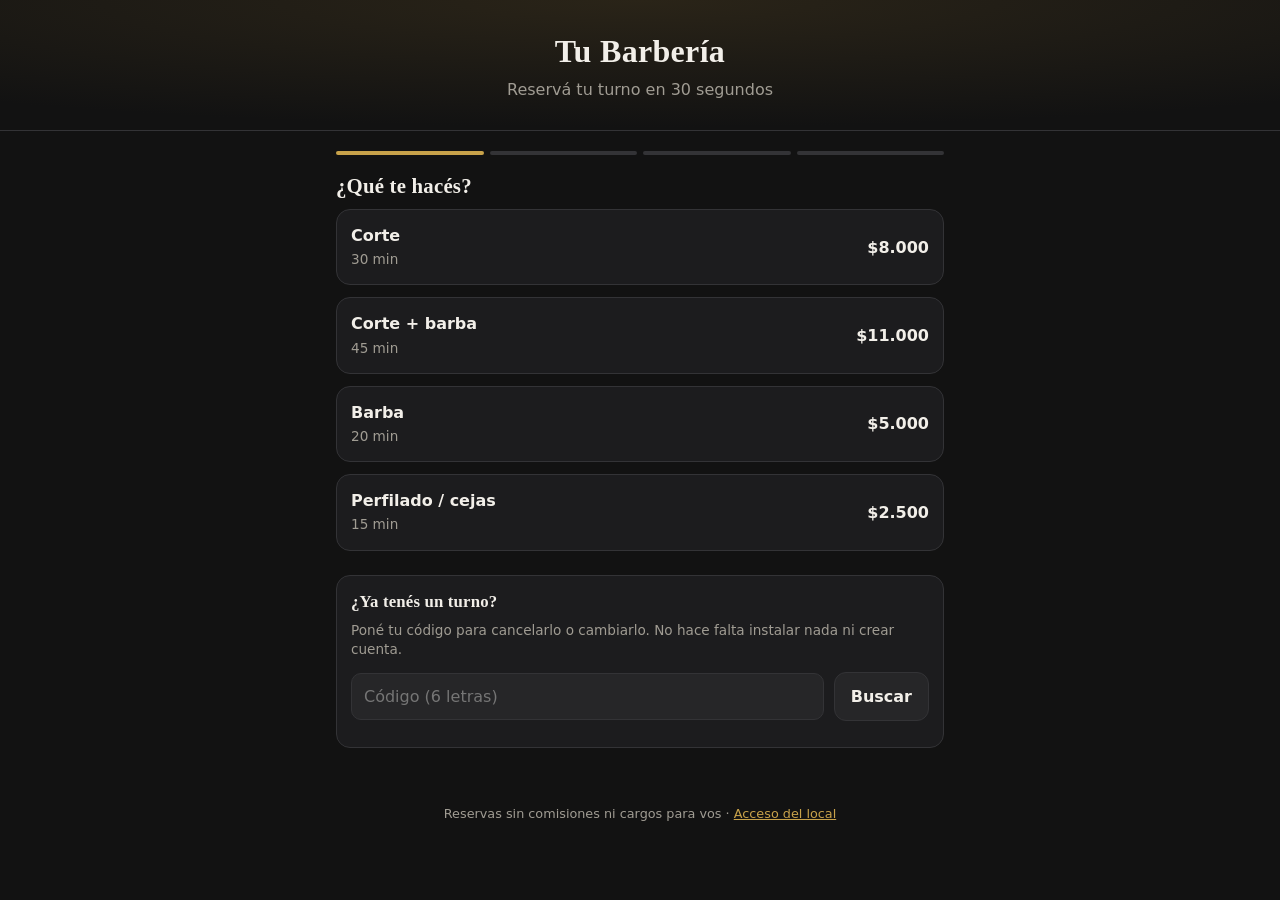
<file: index.html>
<!doctype html>
<html lang="es">
<head>
<meta charset="utf-8">
<meta name="viewport" content="width=device-width, initial-scale=1, viewport-fit=cover">
<meta name="theme-color" content="#121212">
<title>Reservar turno</title>
<link rel="manifest" href="manifest.webmanifest">
<link rel="icon" href="icons/icon-192.png">
<link rel="apple-touch-icon" href="icons/icon-192.png">
<link rel="stylesheet" href="styles.css">
</head>
<body>
<header class="hero">
  <h1 class="brand" id="brand">Reservar turno</h1>
  <p class="tag" id="tag"></p>
  <div class="meta" id="meta"></div>
</header>
<main class="wrap">
  <section id="mine" class="stack hidden"></section>
  <section id="booking">
    <div class="steps" id="steps" aria-hidden="true"></div>
    <div id="view" aria-live="polite"></div>
  </section>
  <section class="card stack" style="margin-top:24px">
    <h3>¿Ya tenés un turno?</h3>
    <p class="muted small" style="margin:0">Poné tu código para cancelarlo o cambiarlo. No hace falta instalar nada ni crear cuenta.</p>
    <div class="row"><input id="lookup" placeholder="Código (6 letras)" maxlength="6" autocapitalize="characters" autocomplete="off" aria-label="Código de turno"><button class="btn" id="lookupBtn">Buscar</button></div>
    <div id="lookupOut"></div>
  </section>
</main>
<p class="foot">Reservas sin comisiones ni cargos para vos · <a href="admin.html" id="adminLink">Acceso del local</a></p>
<script src="config.js"></script>
<script src="core.js"></script>
<script src="store.js"></script>
<script src="data.js"></script>
<script src="rubro.js"></script>
<script src="app.js"></script>
<script>if ('serviceWorker' in navigator && location.protocol.startsWith('http')) navigator.serviceWorker.register('sw.js').catch(function(){});</script>
</body>
</html>
</file>
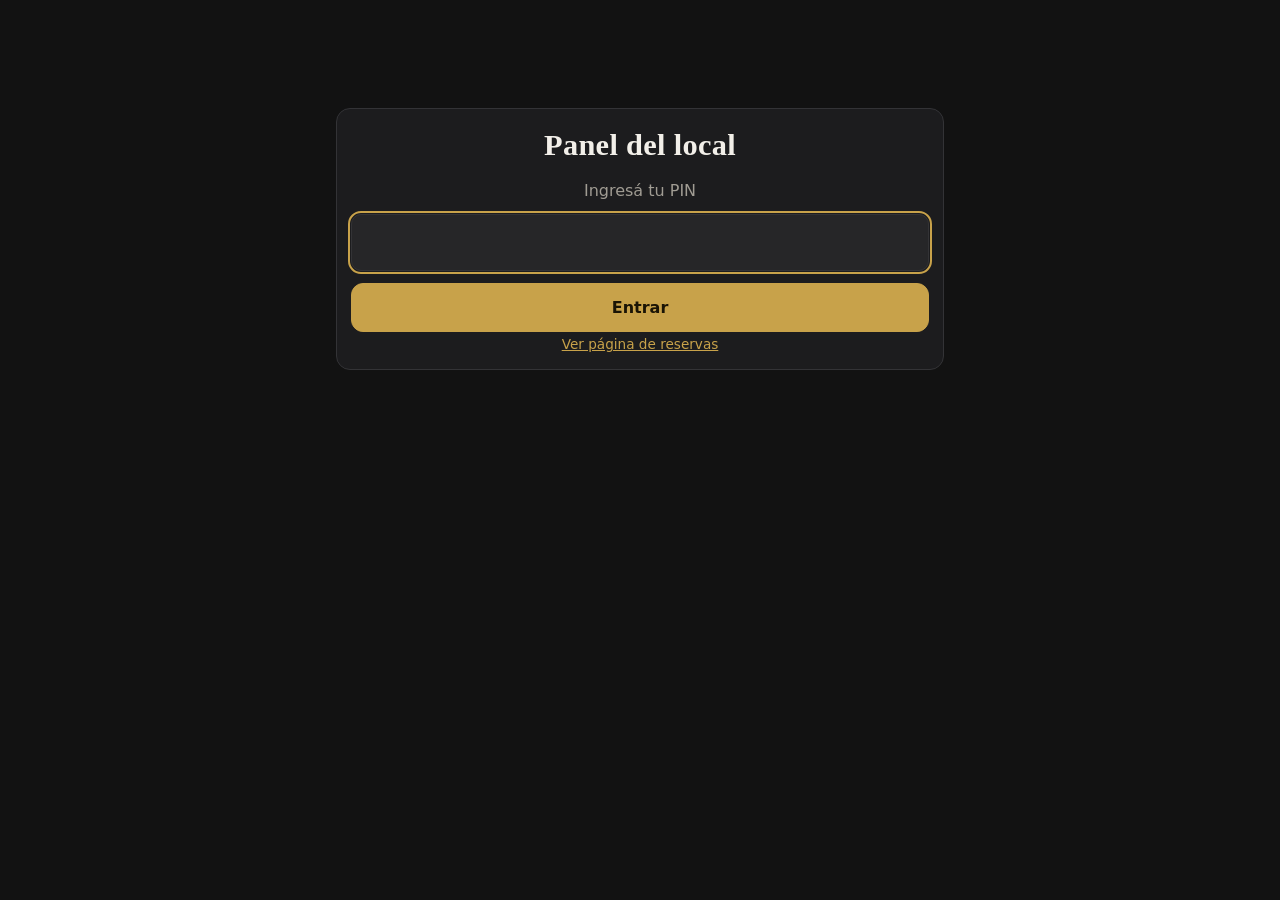
<file: admin.html>
<!doctype html>
<html lang="es">
<head>
<meta charset="utf-8">
<meta name="viewport" content="width=device-width, initial-scale=1, viewport-fit=cover">
<meta name="theme-color" content="#121212">
<title>Panel del local</title>
<link rel="manifest" href="admin.webmanifest">
<link rel="icon" href="icons/icon-192.png">
<link rel="apple-touch-icon" href="icons/icon-192.png">
<link rel="stylesheet" href="styles.css">
</head>
<body>
<div id="login" class="wrap hidden" style="padding-top:12vh">
  <div class="card stack center">
    <h1>Panel del local</h1>
    <p class="muted" style="margin:0" id="loginHelp">Ingresá tu PIN</p>
    <input id="pin" type="password" inputmode="numeric" autocomplete="off" aria-label="PIN o clave" style="text-align:center;font-size:1.4rem;letter-spacing:.3em">
    <div id="pinErr" class="notice bad hidden">PIN o clave incorrectos</div>
    <button class="btn primary block" id="pinBtn">Entrar</button>
    <a href="index.html" class="small" id="clientLink">Ver página de reservas</a>
  </div>
</div>
<div id="app" class="hidden">
  <div class="topbar">
    <div class="row between wrap wide" style="padding-bottom:0"><b id="shop" style="font-family:var(--display);font-size:1.2rem"></b><a class="small" href="index.html" id="clientLink2" target="_blank" rel="noopener">Ver página de clientes ↗</a></div>
    <nav class="tabs" role="tablist">
      <button class="tab on" data-tab="agenda">Agenda</button>
      <button class="tab" data-tab="caja">Caja</button>
      <button class="tab" data-tab="clientes">Clientes</button>
      <button class="tab" data-tab="ajustes">Ajustes</button>
    </nav>
  </div>
  <main class="wrap wide" id="main"></main>
</div>
<dialog id="dlg"></dialog>
<script src="config.js"></script>
<script src="core.js"></script>
<script src="store.js"></script>
<script src="data.js"></script>
<script src="rubro.js"></script>
<script src="admin.js"></script>
<script>if ('serviceWorker' in navigator && location.protocol.startsWith('http')) navigator.serviceWorker.register('sw.js').catch(function(){});</script>
</body>
</html>
</file>
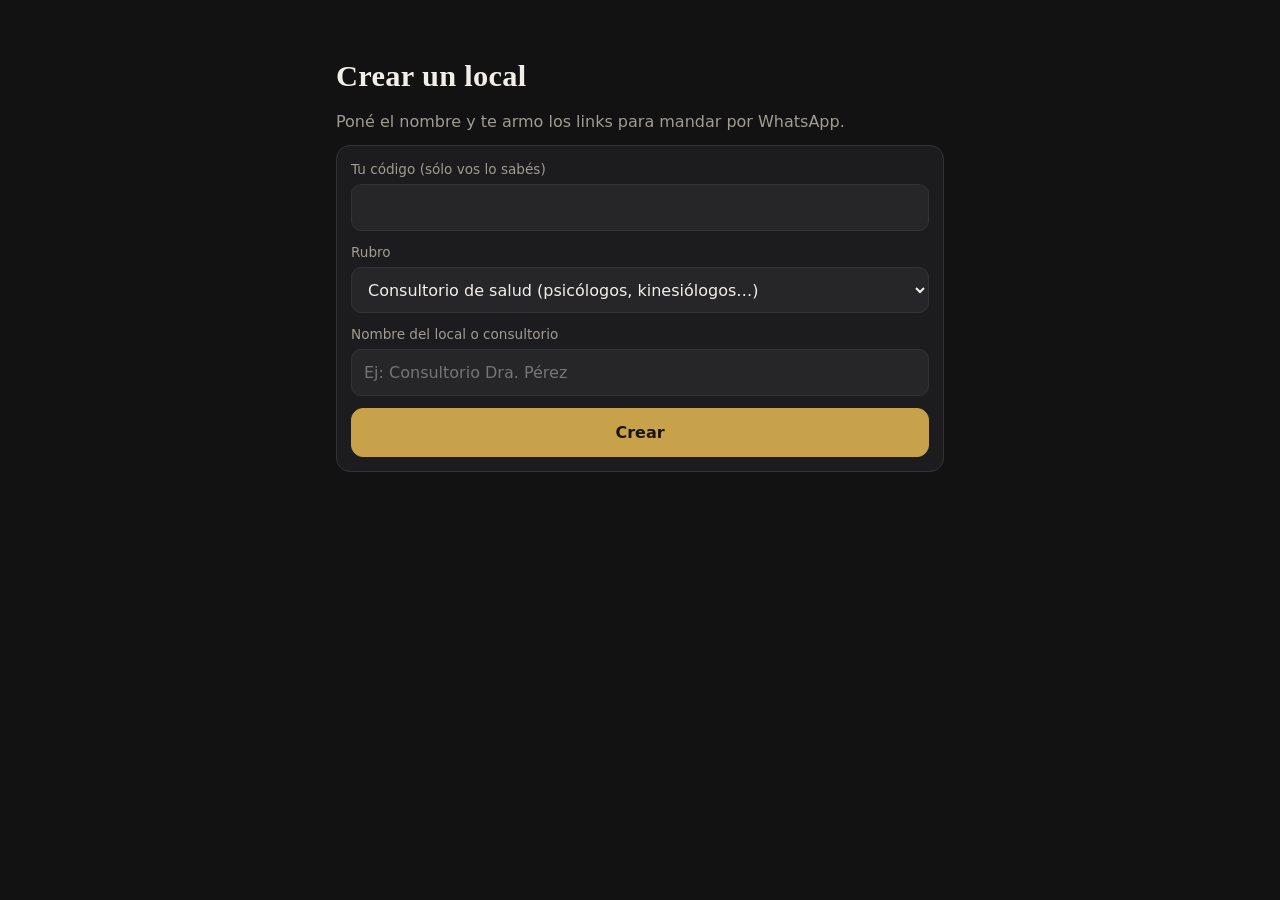
<file: crear.html>
<!doctype html>
<html lang="es">
<head>
<meta charset="utf-8">
<meta name="viewport" content="width=device-width, initial-scale=1, viewport-fit=cover">
<meta name="robots" content="noindex">
<meta name="theme-color" content="#121212">
<title>Crear local</title>
<link rel="icon" href="icons/icon-192.png">
<link rel="stylesheet" href="styles.css">
</head>
<body>
<main class="wrap stack" style="padding-top:6vh">
  <h1>Crear un local</h1>
  <p class="muted" style="margin:0">Poné el nombre y te armo los links para mandar por WhatsApp.</p>

  <div class="card stack" id="form">
    <div class="field"><label for="sec">Tu código (sólo vos lo sabés)</label><input id="sec" type="password" autocomplete="off"></div>
    <div class="field"><label for="rb">Rubro</label><select id="rb"><option value="salud">Consultorio de salud (psicólogos, kinesiólogos…)</option><option value="barberia">Barbería</option></select></div>
    <div class="field"><label for="nm">Nombre del local o consultorio</label><input id="nm" placeholder="Ej: Consultorio Dra. Pérez" autocomplete="off"></div>
    <div id="err" class="notice bad hidden" role="alert"></div>
    <button class="btn primary block" id="go">Crear</button>
  </div>

  <div id="out" class="stack hidden">
    <div class="notice">¡Listo! <b id="shopName"></b> ya existe. Mandale el mensaje al dueño: tiene los dos links.</div>
    <div class="card stack">
      <h3>Para los clientes</h3>
      <input readonly id="lc" aria-label="Link de reservas">
      <button class="btn" data-copy="lc">Copiar</button>
    </div>
    <div class="card stack">
      <h3>Para el dueño (panel privado)</h3>
      <input readonly id="lo" aria-label="Link del panel">
      <button class="btn" data-copy="lo">Copiar</button>
      <p class="muted small" style="margin:0">Este link es la llave del local: no lo publiques ni lo mandes a los clientes.</p>
    </div>
    <a class="btn primary block" id="wa" target="_blank" rel="noopener">Mandar los dos links por WhatsApp</a>
    <button class="btn ghost block" id="again">Crear otro</button>
  </div>
</main>
<script src="config.js"></script>
<script>
(function () {
  'use strict';
  var cfg = window.TURNOS_CONFIG || {};
  var $ = function (s) { return document.querySelector(s); };
  var base = location.href.replace(/crear\.html.*$/, '').replace(/[?#].*$/, '');
  try { $('#sec').value = localStorage.getItem('turnos.creador') || ''; } catch (e) { /* ok */ }

  function show(msg) { var e = $('#err'); e.textContent = msg; e.classList.remove('hidden'); }

  $('#go').addEventListener('click', async function () {
    var sec = $('#sec').value.trim(), name = $('#nm').value.trim(), btn = $('#go');
    $('#err').classList.add('hidden');
    if (!sec) return show('Poné tu código.');
    if (name.length < 2) return show('Poné el nombre.');
    btn.disabled = true; btn.textContent = 'Creando…';
    try {
      var r = await fetch(cfg.supabaseUrl + '/rest/v1/rpc/bb_create_shop', {
        method: 'POST', headers: { apikey: cfg.supabaseKey, 'Content-Type': 'application/json' },
        body: JSON.stringify({ p_secret: sec, p_name: name, p_rubro: $('#rb').value })
      });
      var j = await r.json().catch(function () { return {}; });
      if (!r.ok) {
        var m = String(j.message || '');
        show(m.indexOf('auth') >= 0 ? 'El código no es correcto.' : m.indexOf('name') >= 0 ? 'Revisá el nombre.' : 'No se pudo crear. Probá de nuevo.');
        return;
      }
      try { localStorage.setItem('turnos.creador', sec); } catch (e) { /* ok */ }
      var client = base + 'index.html?s=' + j.slug, owner = base + 'admin.html?s=' + j.slug + '#k=' + j.key;
      $('#shopName').textContent = name; $('#lc').value = client; $('#lo').value = owner;
      var msg = 'Hola! Ya está lista la agenda online de ' + name + '.\n\n' +
        '1) Link para tus clientes (ponelo en Instagram y WhatsApp): ' + client + '\n\n' +
        '2) Tu panel privado para ver y manejar los turnos (guardalo, es solo tuyo): ' + owner;
      $('#wa').href = 'https://wa.me/?text=' + encodeURIComponent(msg);
      $('#form').classList.add('hidden'); $('#out').classList.remove('hidden');
    } catch (e) {
      show('No hay conexión. Probá de nuevo.');
    } finally { btn.disabled = false; btn.textContent = 'Crear'; }
  });

  document.addEventListener('click', function (e) {
    var c = e.target.closest('[data-copy]'); if (!c) return;
    var i = $('#' + c.dataset.copy); i.select();
    try { navigator.clipboard.writeText(i.value); } catch (x) { document.execCommand('copy'); }
    c.textContent = 'Copiado ✓'; setTimeout(function () { c.textContent = 'Copiar'; }, 1500);
  });
  $('#again').addEventListener('click', function () {
    $('#nm').value = ''; $('#lc').value = ''; $('#lo').value = '';
    $('#out').classList.add('hidden'); $('#form').classList.remove('hidden'); $('#nm').focus();
  });
})();
</script>
</body>
</html>
</file>
<file: styles.css>
:root {
  --bg: #121212; --panel: #1c1c1e; --panel2: #262628; --line: #333336; --text: #f2efe9; --muted: #a09c93;
  --accent: #c8a24a; --accent-ink: #1a1405; --ok: #5cb85c; --warn: #e0a030; --bad: #e05a4f;
  --radius: 14px; --font: ui-sans-serif, system-ui, -apple-system, "Segoe UI", Roboto, sans-serif;
  --display: "Iowan Old Style", "Palatino Linotype", Palatino, Georgia, serif;
}
* { box-sizing: border-box; -webkit-tap-highlight-color: transparent; }
html { color-scheme: dark; }
body { margin: 0; background: var(--bg); color: var(--text); font: 16px/1.45 var(--font); min-height: 100vh; }
h1, h2, h3 { font-family: var(--display); font-weight: 600; letter-spacing: .01em; margin: 0 0 .4em; }
h1 { font-size: 1.9rem; } h2 { font-size: 1.3rem; } h3 { font-size: 1.05rem; }
a { color: var(--accent); }
.wrap { max-width: 640px; margin: 0 auto; padding: 16px; }
.wrap.wide { max-width: 980px; }
.muted { color: var(--muted); } .small { font-size: .85rem; } .center { text-align: center; }
.hidden { display: none !important; }
.row { display: flex; gap: 10px; align-items: center; } .row.wrapx { flex-wrap: wrap; } .grow { flex: 1; }
.between { justify-content: space-between; }
.stack > * + * { margin-top: 12px; }

header.hero { padding: 28px 16px 18px; text-align: center; border-bottom: 1px solid var(--line);
  background: radial-gradient(120% 140% at 50% 0%, #2a2418 0%, var(--bg) 70%); }
header.hero .brand { font-family: var(--display); font-size: 2rem; margin: 0; }
header.hero .tag { color: var(--muted); margin: 4px 0 0; }
header.hero .meta { margin-top: 10px; display: flex; gap: 14px; justify-content: center; flex-wrap: wrap; font-size: .9rem; color: var(--muted); }

.card { background: var(--panel); border: 1px solid var(--line); border-radius: var(--radius); padding: 14px; }
.card.click { cursor: pointer; transition: border-color .15s, transform .05s; width: 100%; text-align: left; color: inherit; font: inherit; }
.card.click:hover, .card.click:focus-visible { border-color: var(--accent); outline: none; }
.card.click:active { transform: scale(.995); }
.card.sel { border-color: var(--accent); box-shadow: 0 0 0 1px var(--accent) inset; }

.btn { appearance: none; border: 1px solid var(--line); background: var(--panel2); color: var(--text); font: inherit; font-weight: 600;
  padding: 12px 16px; border-radius: 12px; cursor: pointer; min-height: 46px; }
.btn:hover { border-color: #55555a; } .btn:disabled { opacity: .45; cursor: not-allowed; }
.btn.primary { background: var(--accent); color: var(--accent-ink); border-color: var(--accent); }
.btn.ghost { background: transparent; } .btn.danger { color: var(--bad); }
.btn.sm { min-height: 36px; padding: 6px 12px; font-size: .9rem; border-radius: 10px; }
.btn.block { width: 100%; }
a.btn { text-decoration: none; display: inline-flex; align-items: center; justify-content: center; }

label { display: block; font-size: .85rem; color: var(--muted); margin-bottom: 4px; }
input, select, textarea { width: 100%; background: var(--panel2); color: var(--text); border: 1px solid var(--line); border-radius: 10px;
  padding: 11px 12px; font: inherit; min-height: 46px; }
input:focus, select:focus, textarea:focus, .btn:focus-visible, .chip:focus-visible { outline: 2px solid var(--accent); outline-offset: 1px; }
input[type=color] { padding: 3px; }
.field + .field { margin-top: 12px; }
.grid2 { display: grid; grid-template-columns: 1fr 1fr; gap: 10px; }

.steps { display: flex; gap: 6px; margin: 4px 0 16px; }
.steps i { flex: 1; height: 4px; border-radius: 4px; background: var(--line); }
.steps i.on { background: var(--accent); }

.days { display: flex; gap: 8px; overflow-x: auto; padding: 2px 0 10px; scroll-snap-type: x proximity; }
.day { flex: 0 0 64px; scroll-snap-align: start; text-align: center; padding: 10px 4px; border-radius: 12px; background: var(--panel);
  border: 1px solid var(--line); color: var(--text); font: inherit; cursor: pointer; }
.day b { display: block; font-size: 1.15rem; } .day span { font-size: .75rem; color: var(--muted); text-transform: uppercase; }
.day.sel { background: var(--accent); color: var(--accent-ink); border-color: var(--accent); } .day.sel span { color: var(--accent-ink); }
.day:disabled { opacity: .35; cursor: not-allowed; }

.chips { display: flex; flex-wrap: wrap; gap: 8px; }
.chip { background: var(--panel2); border: 1px solid var(--line); color: var(--text); border-radius: 999px; padding: 9px 16px; font: inherit;
  font-weight: 600; cursor: pointer; min-height: 42px; }
.chip.sel { background: var(--accent); color: var(--accent-ink); border-color: var(--accent); }

.badge { display: inline-block; font-size: .72rem; font-weight: 700; letter-spacing: .03em; text-transform: uppercase; padding: 2px 8px; border-radius: 999px;
  background: var(--panel2); color: var(--muted); border: 1px solid var(--line); }
.badge.ok { color: var(--ok); border-color: #2f5a2f; } .badge.warn { color: var(--warn); border-color: #5f4a1c; } .badge.bad { color: var(--bad); border-color: #6a2d27; }
.avatar { width: 40px; height: 40px; border-radius: 50%; background: var(--panel2); border: 1px solid var(--line); display: grid; place-items: center;
  font-family: var(--display); font-size: 1.1rem; color: var(--accent); flex: none; }
.price { font-weight: 700; white-space: nowrap; }
.notice { border-radius: 12px; padding: 12px 14px; background: #2a2418; border: 1px solid #5f4a1c; color: #ecd9a4; font-size: .92rem; }
.notice.bad { background: #2a1917; border-color: #6a2d27; color: #f0b3ac; }
.big-code { font-family: ui-monospace, Menlo, Consolas, monospace; font-size: 2rem; letter-spacing: .25em; color: var(--accent); text-align: center; padding: 8px 0 8px .25em; }
.foot { text-align: center; color: var(--muted); font-size: .8rem; padding: 28px 16px 40px; }

/* panel */
.topbar { position: sticky; top: 0; z-index: 5; background: rgba(18,18,18,.92); backdrop-filter: blur(8px); border-bottom: 1px solid var(--line); }
.tabs { display: flex; gap: 4px; padding: 8px 12px; overflow-x: auto; max-width: 980px; margin: 0 auto; }
.tab { flex: 1 0 auto; background: transparent; border: 0; color: var(--muted); font: inherit; font-weight: 600; padding: 10px 14px; border-radius: 10px; cursor: pointer; }
.tab.on { background: var(--panel2); color: var(--text); }
.appt { display: grid; grid-template-columns: 58px 1fr; gap: 12px; padding: 12px; border: 1px solid var(--line); border-radius: var(--radius); background: var(--panel); }
.appt + .appt { margin-top: 10px; }
.appt .time { font-family: var(--display); font-size: 1.15rem; line-height: 1.1; } .appt .time small { display: block; color: var(--muted); font-family: var(--font); font-size: .75rem; }
.appt.done { opacity: .62; } .appt.cancel { opacity: .45; }
.appt .acts { display: flex; gap: 6px; flex-wrap: wrap; margin-top: 10px; }
.kpis { display: grid; grid-template-columns: repeat(auto-fit, minmax(140px, 1fr)); gap: 10px; }
.kpi { background: var(--panel); border: 1px solid var(--line); border-radius: var(--radius); padding: 12px; }
.kpi b { display: block; font-family: var(--display); font-size: 1.5rem; } .kpi span { color: var(--muted); font-size: .8rem; }
table { width: 100%; border-collapse: collapse; font-size: .92rem; } th, td { text-align: left; padding: 8px 6px; border-bottom: 1px solid var(--line); }
th { color: var(--muted); font-weight: 600; font-size: .8rem; } td.num, th.num { text-align: right; }
dialog { background: var(--panel); color: var(--text); border: 1px solid var(--line); border-radius: 18px; padding: 18px; width: min(94vw, 460px); max-height: 90vh; }
dialog::backdrop { background: rgba(0,0,0,.65); }
.toast { position: fixed; left: 50%; bottom: 22px; transform: translateX(-50%); background: #f2efe9; color: #111; padding: 10px 16px; border-radius: 12px; font-weight: 600; z-index: 50; max-width: 90vw; }
.hours { display: grid; grid-template-columns: 52px 1fr; gap: 6px 8px; align-items: center; }
details.card summary { cursor: pointer; font-weight: 600; }
@media (max-width: 420px) { .grid2 { grid-template-columns: 1fr; } }
@media (prefers-reduced-motion: reduce) { * { transition: none !important; scroll-behavior: auto !important; } }
</file>
